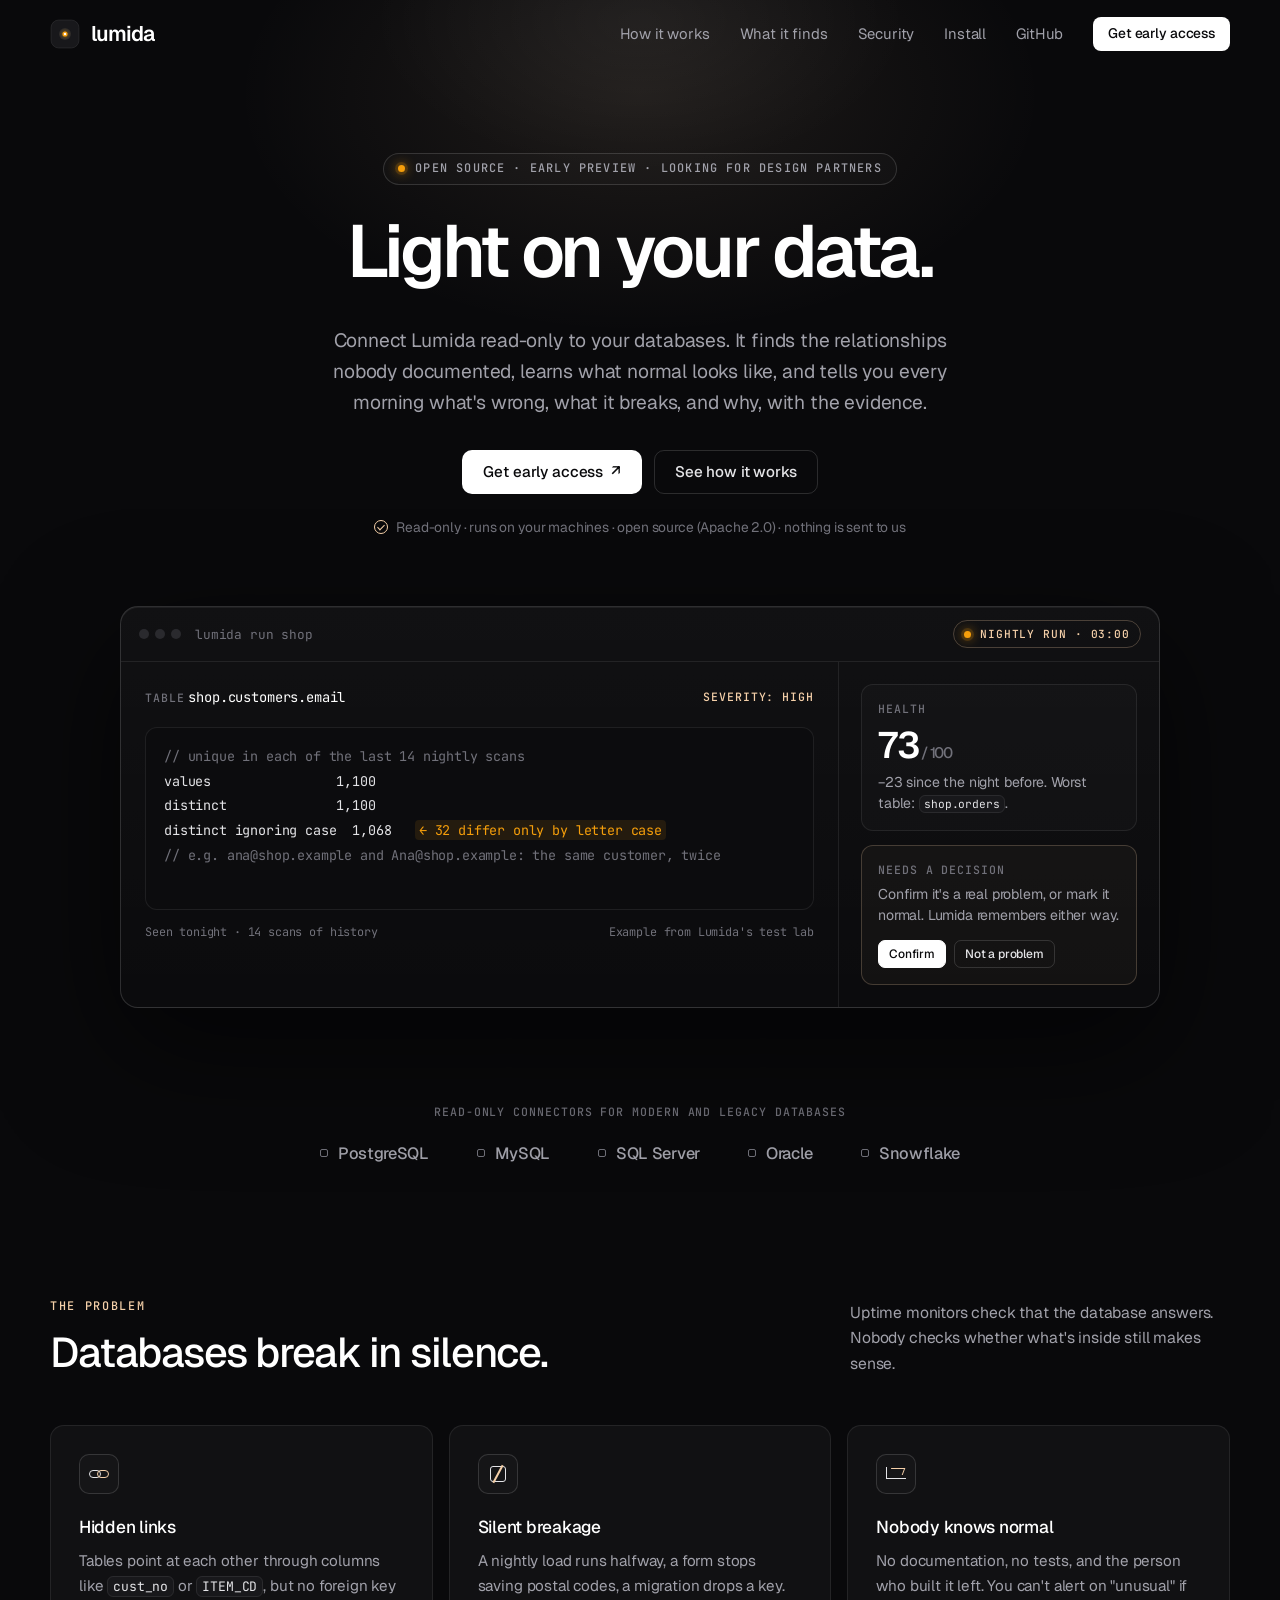
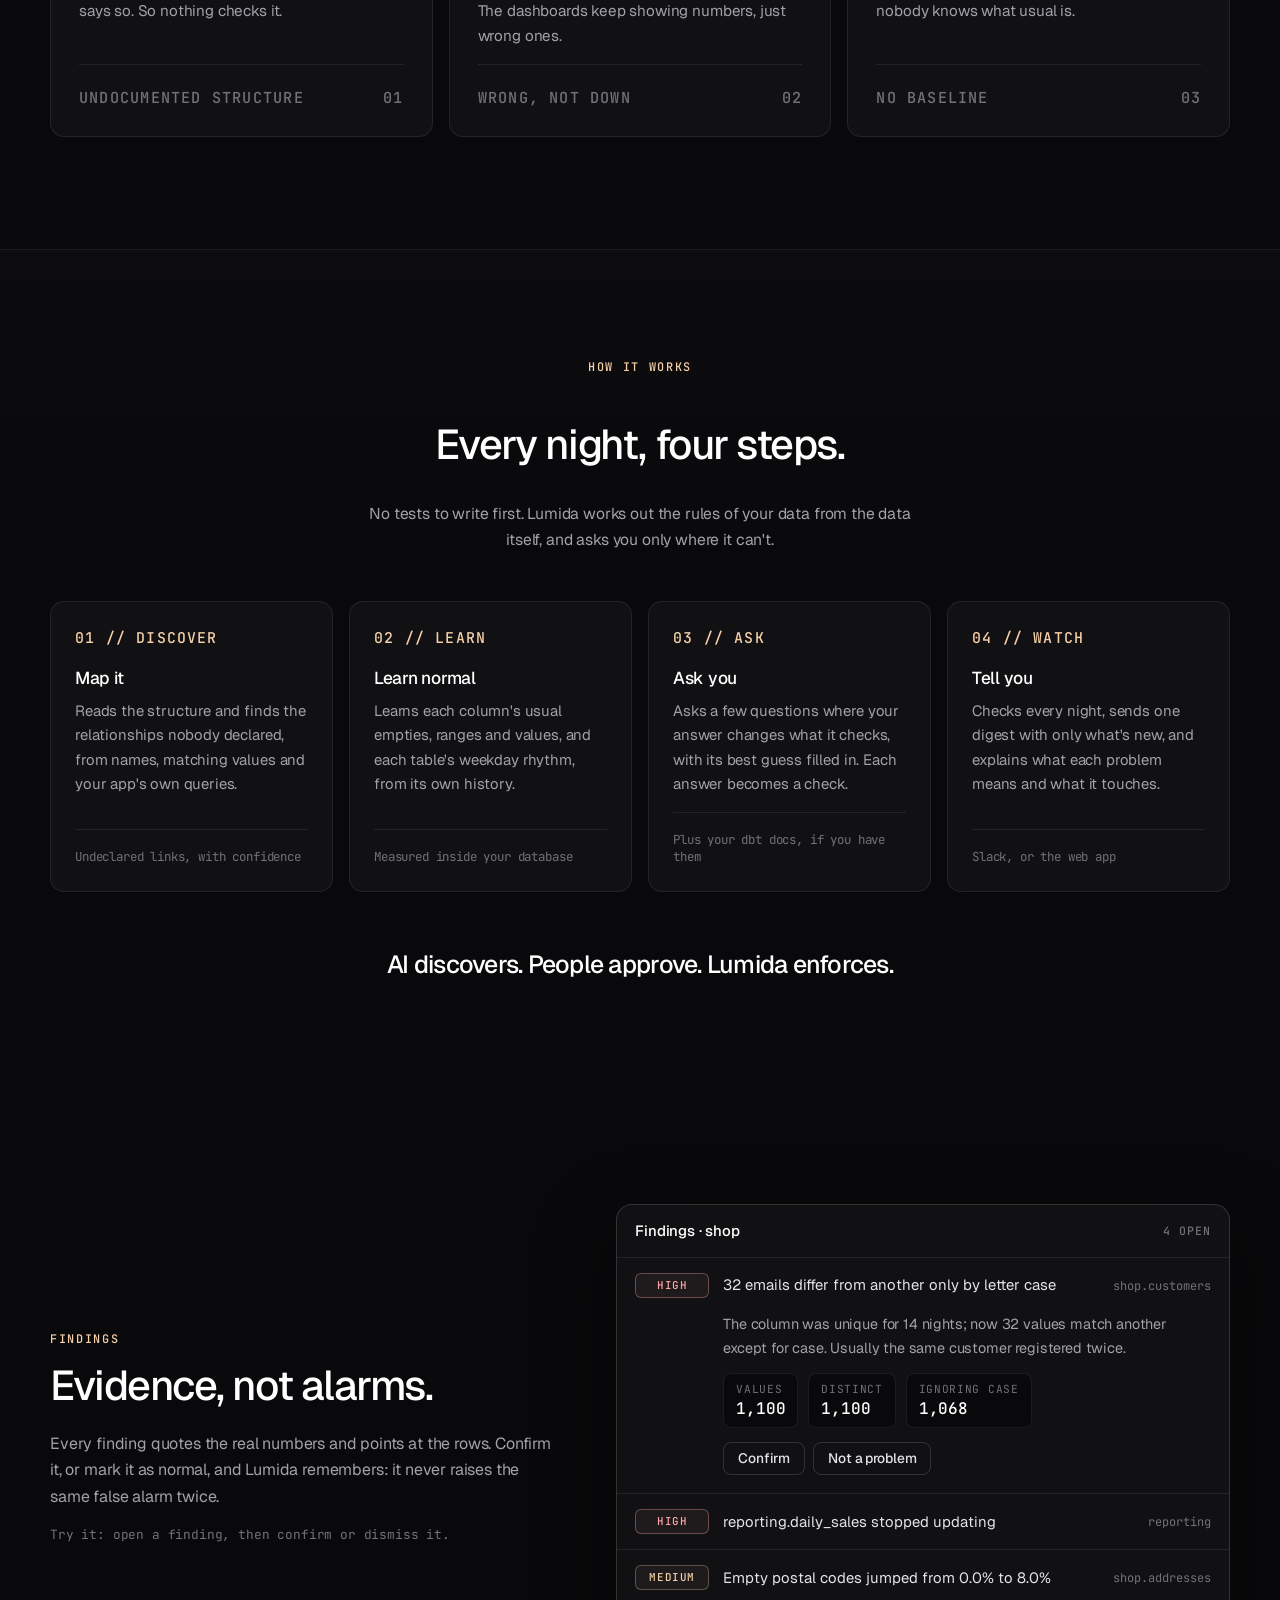
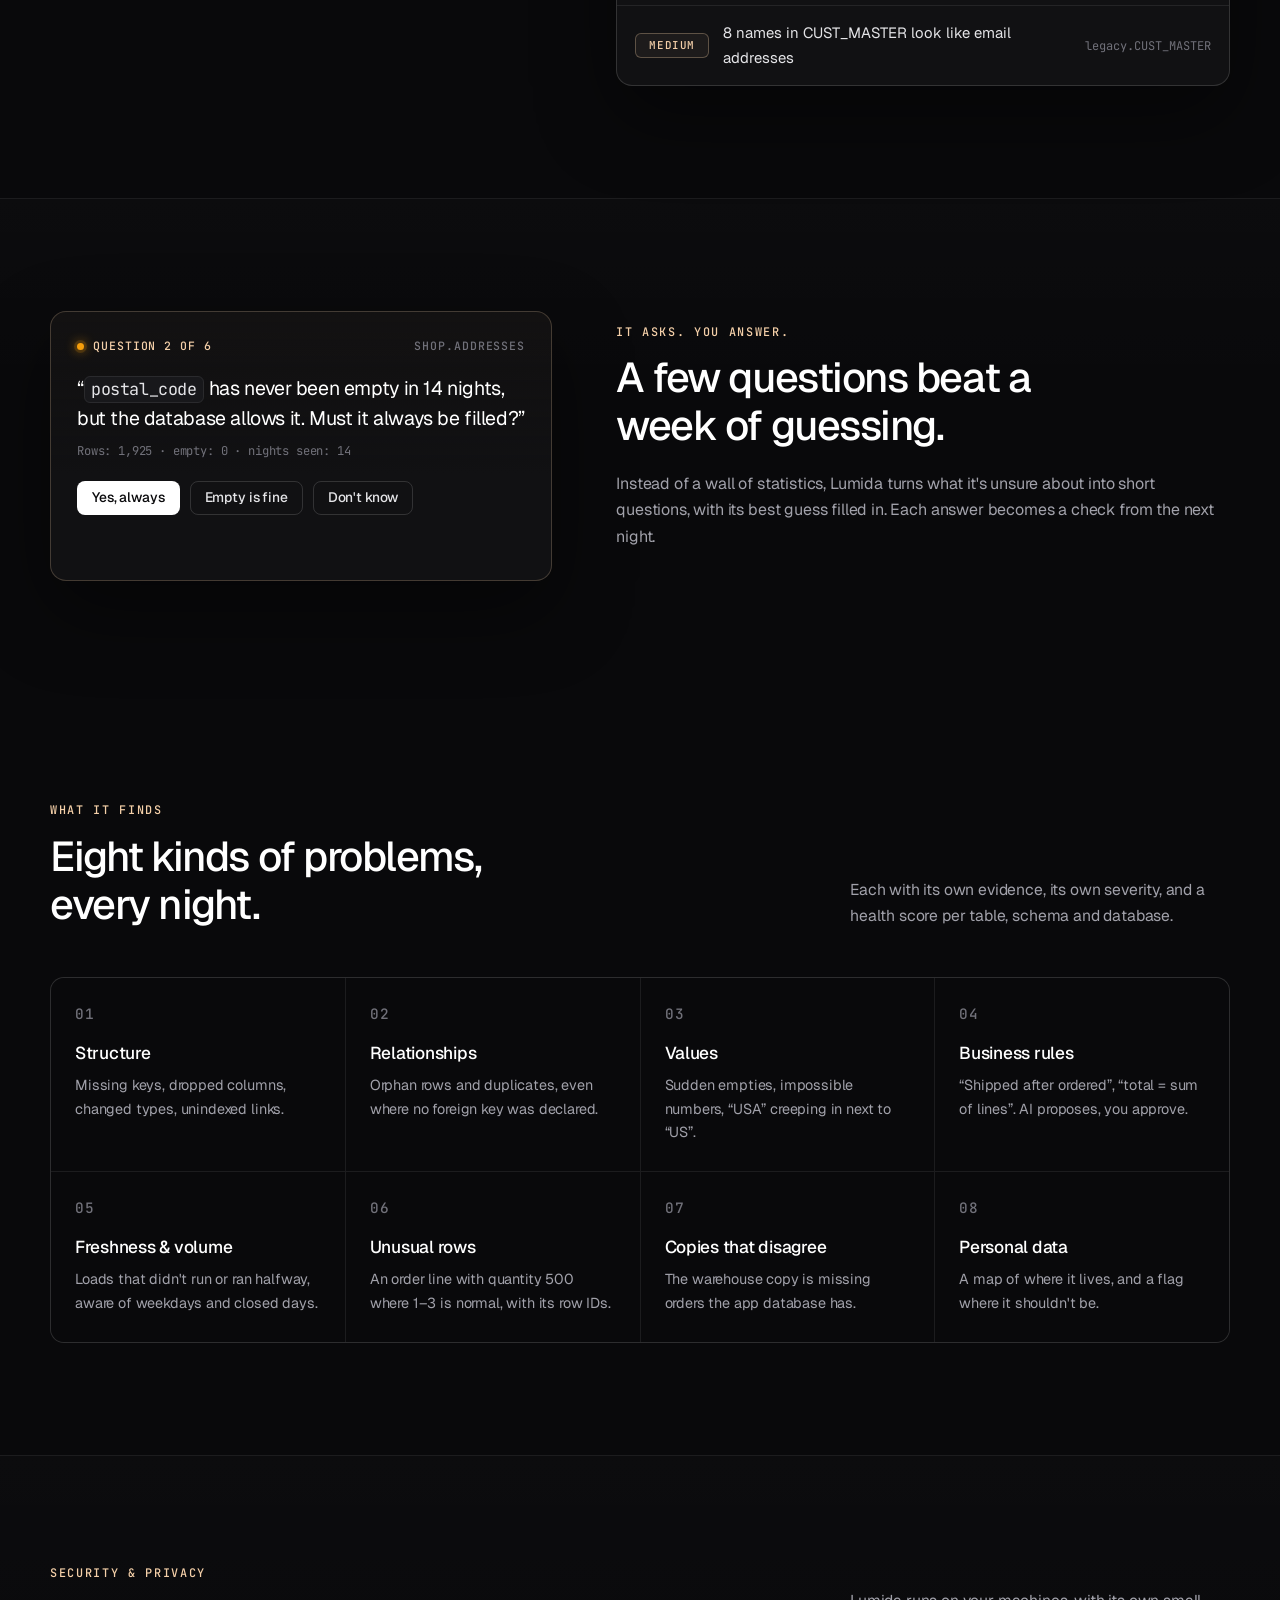
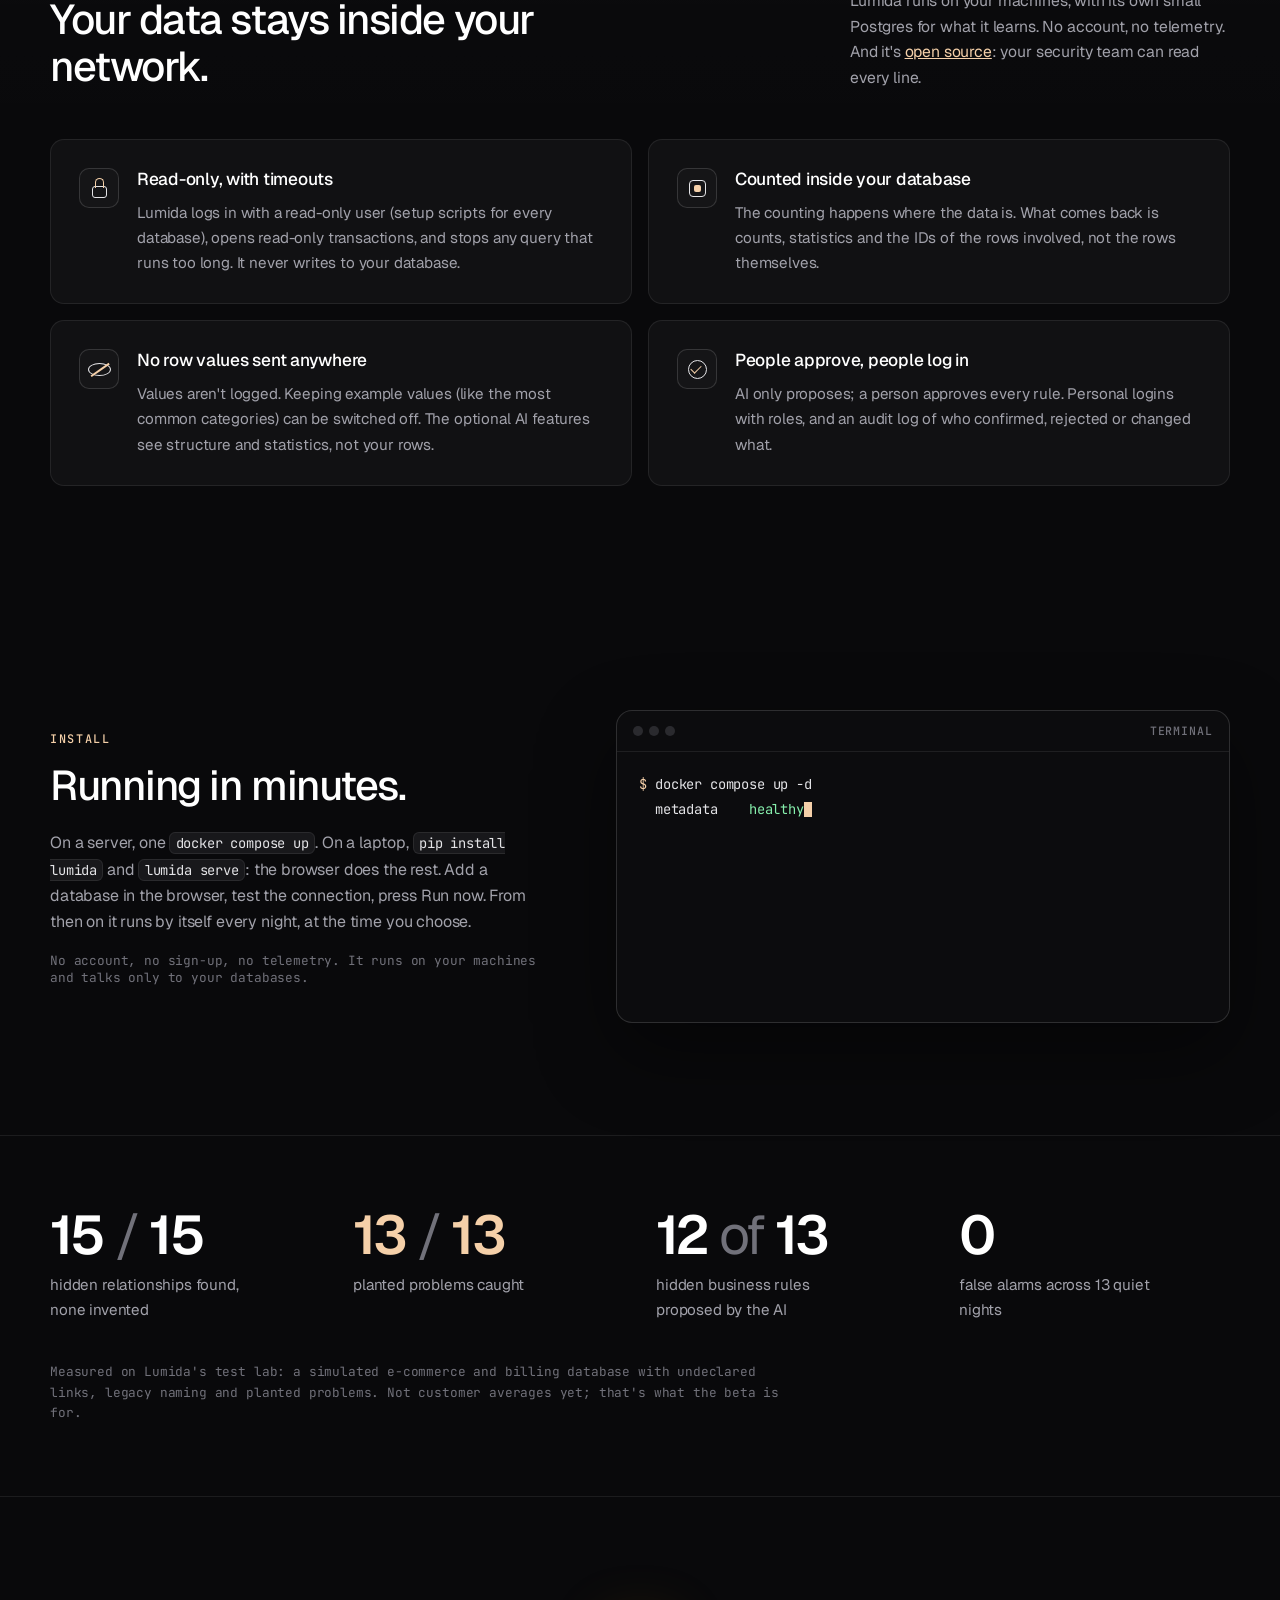
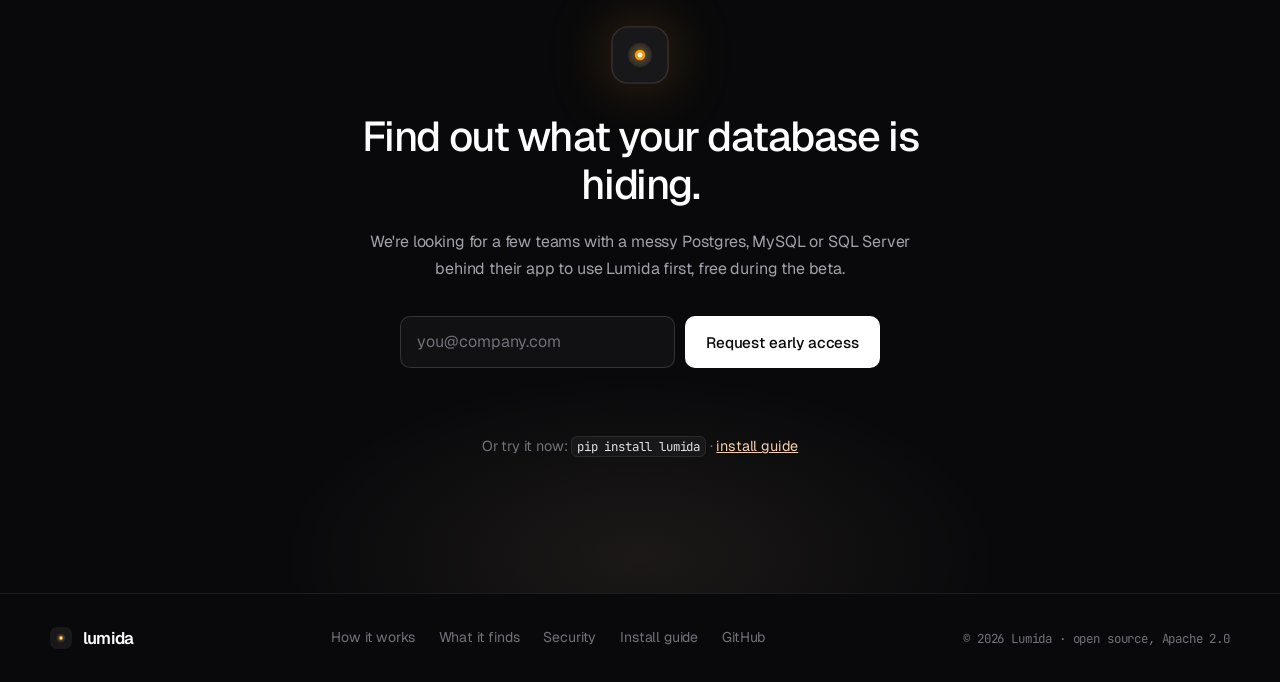
<file: website/index.html>
<!doctype html>
<html lang="en" class="no-js">
<head>
  <meta charset="utf-8">
  <meta name="viewport" content="width=device-width, initial-scale=1">
  <title>Lumida — Light on your data</title>
  <meta name="description" content="Lumida connects read-only to your databases, learns what normal looks like, and tells you every morning what's wrong, what it breaks, and why, with evidence. Self-hosted.">
  <meta name="color-scheme" content="dark">
  <link rel="icon" href="assets/favicon.svg" type="image/svg+xml">
  <link rel="preconnect" href="https://fonts.googleapis.com">
  <link rel="preconnect" href="https://fonts.gstatic.com" crossorigin>
  <link href="https://fonts.googleapis.com/css2?family=Geist:wght@400;500;600&family=JetBrains+Mono:wght@400;500&display=swap" rel="stylesheet">
  <link rel="stylesheet" href="styles.css">
</head>
<body>
  <a class="skip" href="#main">Skip to content</a>

  <header class="nav" id="top">
    <div class="wrap nav__inner">
      <a class="brand" href="#top" aria-label="Lumida home">
        <img src="assets/mark.svg" alt="" width="30" height="30">
        <span class="wordmark">lumida</span>
      </a>
      <button class="nav__toggle" aria-expanded="false" aria-controls="nav-links" aria-label="Menu">
        <span></span><span></span>
      </button>
      <nav id="nav-links" class="nav__links" aria-label="Main">
        <a href="#how">How it works</a>
        <a href="#finds">What it finds</a>
        <a href="#security">Security</a>
        <a href="#run">Install</a>
        <a href="https://github.com/Rohan708/Lumida" rel="noopener">GitHub</a>
        <a class="btn btn--light btn--small" href="#early-access">Get early access</a>
      </nav>
    </div>
  </header>

  <main id="main">
    <!-- Hero -------------------------------------------------------------------------------- -->
    <section class="hero">
      <div class="glow" aria-hidden="true"></div>
      <div class="wrap hero__inner">
        <p class="pill"><span class="pill__dot"></span>Open source · early preview · looking for design partners</p>
        <h1>Light on your data.</h1>
        <p class="lede">Connect Lumida read-only to your databases. It finds the relationships nobody documented, learns what normal looks like, and tells you every morning what's wrong, what it breaks, and why, with the evidence.</p>
        <div class="hero__actions">
          <a class="btn btn--light" href="#early-access">Get early access <span aria-hidden="true">↗</span></a>
          <a class="btn btn--ghost" href="#how">See how it works</a>
        </div>
        <p class="hero__note"><span class="check" aria-hidden="true"></span>Read-only · runs on your machines · open source (Apache 2.0) · nothing is sent to us</p>

        <figure class="console reveal" aria-label="Example: a nightly run on Lumida's test database finds near-duplicate customers">
          <div class="console__bar">
            <span class="dots" aria-hidden="true"><i></i><i></i><i></i></span>
            <span class="console__path">lumida run shop</span>
            <span class="console__live"><span class="pill__dot"></span>nightly run · 03:00</span>
          </div>
          <div class="console__grid">
            <div class="console__main">
              <div class="console__head">
                <span><span class="label">Table</span> <code>shop.customers.email</code></span>
                <span class="label label--warm">Severity: high</span>
              </div>
              <pre class="console__code" id="console-code"><code><span class="c">// unique in each of the last 14 nightly scans</span>
values                1,100
distinct              1,100
distinct ignoring case  1,068   <span class="mark">← 32 differ only by letter case</span>
<span class="c">// e.g. ana@shop.example and Ana@shop.example: the same customer, twice</span>
check: duplicate_values   evidence: counted inside the database</code></pre>
              <div class="console__foot"><span>Seen tonight · 14 scans of history</span><span>Example from Lumida's test lab</span></div>
            </div>
            <div class="console__side">
              <div class="mini">
                <p class="label">Health</p>
                <p class="mini__n">73<small> / 100</small></p>
                <p class="mini__t">−23 since the night before. Worst table: <code>shop.orders</code>.</p>
              </div>
              <div class="mini mini--warm">
                <p class="label">Needs a decision</p>
                <p class="mini__t">Confirm it's a real problem, or mark it normal. Lumida remembers either way.</p>
                <div class="mini__actions"><span class="tag tag--light">Confirm</span><span class="tag">Not a problem</span></div>
              </div>
            </div>
          </div>
        </figure>
      </div>
    </section>

    <!-- Works with -------------------------------------------------------------------------- -->
    <section class="works" aria-label="Supported databases">
      <div class="wrap">
        <p class="label label--center">Read-only connectors for modern and legacy databases</p>
        <ul class="works__list">
          <li>PostgreSQL</li><li>MySQL</li><li>SQL Server</li><li>Oracle</li><li>Snowflake</li>
        </ul>
      </div>
    </section>

    <!-- Problem ----------------------------------------------------------------------------- -->
    <section class="section">
      <div class="wrap">
        <div class="section__head">
          <div>
            <p class="eyebrow">The problem</p>
            <h2 class="reveal">Databases break in silence.</h2>
          </div>
          <p class="section__aside">Uptime monitors check that the database answers. Nobody checks whether what's inside still makes sense.</p>
        </div>
        <div class="cards cards--3">
          <article class="card reveal">
            <span class="icon icon--link" aria-hidden="true"></span>
            <h3>Hidden links</h3>
            <p>Tables point at each other through columns like <code>cust_no</code> or <code>ITEM_CD</code>, but no foreign key says so. So nothing checks it.</p>
            <p class="card__tag"><span>Undocumented structure</span><span>01</span></p>
          </article>
          <article class="card reveal">
            <span class="icon icon--crack" aria-hidden="true"></span>
            <h3>Silent breakage</h3>
            <p>A nightly load runs halfway, a form stops saving postal codes, a migration drops a key. The dashboards keep showing numbers, just wrong ones.</p>
            <p class="card__tag"><span>Wrong, not down</span><span>02</span></p>
          </article>
          <article class="card reveal">
            <span class="icon icon--wave" aria-hidden="true"></span>
            <h3>Nobody knows normal</h3>
            <p>No documentation, no tests, and the person who built it left. You can't alert on "unusual" if nobody knows what usual is.</p>
            <p class="card__tag"><span>No baseline</span><span>03</span></p>
          </article>
        </div>
      </div>
    </section>

    <!-- How it works ------------------------------------------------------------------------ -->
    <section class="section section--line" id="how">
      <div class="wrap">
        <div class="section__head section__head--center">
          <p class="eyebrow">How it works</p>
          <h2 class="reveal">Every night, four steps.</h2>
          <p class="section__aside">No tests to write first. Lumida works out the rules of your data from the data itself, and asks you only where it can't.</p>
        </div>
        <ol class="steps">
          <li class="step reveal"><p class="label">01 // Discover</p><h3>Map it</h3><p>Reads the structure and finds the relationships nobody declared, from names, matching values and your app's own queries.</p><p class="step__foot">Undeclared links, with confidence</p></li>
          <li class="step reveal"><p class="label">02 // Learn</p><h3>Learn normal</h3><p>Learns each column's usual empties, ranges and values, and each table's weekday rhythm, from its own history.</p><p class="step__foot">Measured inside your database</p></li>
          <li class="step reveal"><p class="label">03 // Ask</p><h3>Ask you</h3><p>Asks a few questions where your answer changes what it checks, with its best guess filled in. Each answer becomes a check.</p><p class="step__foot">Plus your dbt docs, if you have them</p></li>
          <li class="step reveal"><p class="label">04 // Watch</p><h3>Tell you</h3><p>Checks every night, sends one digest with only what's new, and explains what each problem means and what it touches.</p><p class="step__foot">Slack, or the web app</p></li>
        </ol>
        <p class="motto reveal">AI discovers. People approve. Lumida enforces.</p>
      </div>
    </section>

    <!-- Findings ---------------------------------------------------------------------------- -->
    <section class="section">
      <div class="wrap split">
        <div class="split__copy">
          <p class="eyebrow">Findings</p>
          <h2 class="reveal">Evidence, not alarms.</h2>
          <p>Every finding quotes the real numbers and points at the rows. Confirm it, or mark it as normal, and Lumida remembers: it never raises the same false alarm twice.</p>
          <p class="muted-note">Try it: open a finding, then confirm or dismiss it.</p>
        </div>
        <div class="inbox reveal" aria-label="Example findings">
          <div class="inbox__head"><span>Findings · shop</span><span class="label">4 open</span></div>
          <ul class="inbox__list" id="inbox">
            <li class="finding">
              <button class="finding__row" aria-expanded="true">
                <span class="sev sev--high">high</span>
                <span class="finding__title">32 emails differ from another only by letter case</span>
                <span class="finding__where">shop.customers</span>
              </button>
              <div class="finding__body">
                <p>The column was unique for 14 nights; now 32 values match another except for case. Usually the same customer registered twice.</p>
                <dl class="evidence"><div><dt>values</dt><dd>1,100</dd></div><div><dt>distinct</dt><dd>1,100</dd></div><div><dt>ignoring case</dt><dd>1,068</dd></div></dl>
                <div class="finding__actions"><button class="btn btn--small btn--ghost" data-act="confirm">Confirm</button><button class="btn btn--small btn--ghost" data-act="dismiss">Not a problem</button></div>
              </div>
            </li>
            <li class="finding">
              <button class="finding__row" aria-expanded="false">
                <span class="sev sev--high">high</span>
                <span class="finding__title">reporting.daily_sales stopped updating</span>
                <span class="finding__where">reporting</span>
              </button>
              <div class="finding__body" hidden>
                <p>Updated every night for 14 nights, and not since 2026-03-15. The nightly load probably didn't run.</p>
                <div class="finding__actions"><button class="btn btn--small btn--ghost" data-act="confirm">Confirm</button><button class="btn btn--small btn--ghost" data-act="dismiss">Not a problem</button></div>
              </div>
            </li>
            <li class="finding">
              <button class="finding__row" aria-expanded="false">
                <span class="sev sev--medium">medium</span>
                <span class="finding__title">Empty postal codes jumped from 0.0% to 8.0%</span>
                <span class="finding__where">shop.addresses</span>
              </button>
              <div class="finding__body" hidden>
                <p>154 of 1,925 rows are now empty; it was 0.0% for 14 nights.</p>
                <div class="finding__actions"><button class="btn btn--small btn--ghost" data-act="confirm">Confirm</button><button class="btn btn--small btn--ghost" data-act="dismiss">Not a problem</button></div>
              </div>
            </li>
            <li class="finding">
              <button class="finding__row" aria-expanded="false">
                <span class="sev sev--medium">medium</span>
                <span class="finding__title">8 names in CUST_MASTER look like email addresses</span>
                <span class="finding__where">legacy.CUST_MASTER</span>
              </button>
              <div class="finding__body" hidden>
                <p>Personal data where the column's name doesn't say so. Counted inside the database; no value was read out.</p>
                <div class="finding__actions"><button class="btn btn--small btn--ghost" data-act="confirm">Confirm</button><button class="btn btn--small btn--ghost" data-act="dismiss">Not a problem</button></div>
              </div>
            </li>
          </ul>
        </div>
      </div>
    </section>

    <!-- It asks ----------------------------------------------------------------------------- -->
    <section class="section section--line">
      <div class="wrap split split--reverse">
        <div class="split__copy">
          <p class="eyebrow">It asks. You answer.</p>
          <h2 class="reveal">A few questions beat a week of guessing.</h2>
          <p>Instead of a wall of statistics, Lumida turns what it's unsure about into short questions, with its best guess filled in. Each answer becomes a check from the next night.</p>
        </div>
        <div class="ask reveal" id="ask">
          <div class="ask__head"><span class="label label--warm"><span class="pill__dot"></span>Question 2 of 6</span><span class="label">shop.addresses</span></div>
          <p class="ask__q">“<code>postal_code</code> has never been empty in 14 nights, but the database allows it. Must it always be filled?”</p>
          <p class="ask__meta">Rows: 1,925 · empty: 0 · nights seen: 14</p>
          <div class="ask__answers">
            <button class="btn btn--light btn--small" data-answer="yes">Yes, always</button>
            <button class="btn btn--ghost btn--small" data-answer="no">Empty is fine</button>
            <button class="btn btn--ghost btn--small" data-answer="skip">Don't know</button>
          </div>
          <p class="ask__result" aria-live="polite"></p>
        </div>
      </div>
    </section>

    <!-- Eight kinds ------------------------------------------------------------------------- -->
    <section class="section" id="finds">
      <div class="wrap">
        <div class="section__head">
          <div>
            <p class="eyebrow">What it finds</p>
            <h2 class="reveal">Eight kinds of problems, every night.</h2>
          </div>
          <p class="section__aside">Each with its own evidence, its own severity, and a health score per table, schema and database.</p>
        </div>
        <div class="kinds">
          <article class="kind reveal"><p class="label">01</p><h3>Structure</h3><p>Missing keys, dropped columns, changed types, unindexed links.</p></article>
          <article class="kind reveal"><p class="label">02</p><h3>Relationships</h3><p>Orphan rows and duplicates, even where no foreign key was declared.</p></article>
          <article class="kind reveal"><p class="label">03</p><h3>Values</h3><p>Sudden empties, impossible numbers, “USA” creeping in next to “US”.</p></article>
          <article class="kind reveal"><p class="label">04</p><h3>Business rules</h3><p>“Shipped after ordered”, “total = sum of lines”. AI proposes, you approve.</p></article>
          <article class="kind reveal"><p class="label">05</p><h3>Freshness &amp; volume</h3><p>Loads that didn't run or ran halfway, aware of weekdays and closed days.</p></article>
          <article class="kind reveal"><p class="label">06</p><h3>Unusual rows</h3><p>An order line with quantity 500 where 1–3 is normal, with its row IDs.</p></article>
          <article class="kind reveal"><p class="label">07</p><h3>Copies that disagree</h3><p>The warehouse copy is missing orders the app database has.</p></article>
          <article class="kind reveal"><p class="label">08</p><h3>Personal data</h3><p>A map of where it lives, and a flag where it shouldn't be.</p></article>
        </div>
      </div>
    </section>

    <!-- Security ---------------------------------------------------------------------------- -->
    <section class="section section--line" id="security">
      <div class="wrap">
        <div class="section__head">
          <div>
            <p class="eyebrow">Security &amp; privacy</p>
            <h2 class="reveal">Your data stays inside your network.</h2>
          </div>
          <p class="section__aside">Lumida runs on your machines, with its own small Postgres for what it learns. No account, no telemetry. And it's <a href="https://github.com/Rohan708/Lumida" rel="noopener">open source</a>: your security team can read every line.</p>
        </div>
        <div class="cards cards--2">
          <article class="card card--row reveal">
            <span class="icon icon--lock" aria-hidden="true"></span>
            <div><h3>Read-only, with timeouts</h3><p>Lumida logs in with a read-only user (setup scripts for every database), opens read-only transactions, and stops any query that runs too long. It never writes to your database.</p></div>
          </article>
          <article class="card card--row reveal">
            <span class="icon icon--chip" aria-hidden="true"></span>
            <div><h3>Counted inside your database</h3><p>The counting happens where the data is. What comes back is counts, statistics and the IDs of the rows involved, not the rows themselves.</p></div>
          </article>
          <article class="card card--row reveal">
            <span class="icon icon--eye" aria-hidden="true"></span>
            <div><h3>No row values sent anywhere</h3><p>Values aren't logged. Keeping example values (like the most common categories) can be switched off. The optional AI features see structure and statistics, not your rows.</p></div>
          </article>
          <article class="card card--row reveal">
            <span class="icon icon--box" aria-hidden="true"></span>
            <div><h3>People approve, people log in</h3><p>AI only proposes; a person approves every rule. Personal logins with roles, and an audit log of who confirmed, rejected or changed what.</p></div>
          </article>
        </div>
      </div>
    </section>

    <!-- Run it ------------------------------------------------------------------------------ -->
    <section class="section" id="run">
      <div class="wrap split">
        <div class="split__copy">
          <p class="eyebrow">Install</p>
          <h2 class="reveal">Running in minutes.</h2>
          <p>On a server, one <code>docker compose up</code>. On a laptop, <code>pip install lumida</code> and <code>lumida serve</code>: the browser does the rest. Add a database in the browser, test the connection, press Run now. From then on it runs by itself every night, at the time you choose.</p>
          <p class="muted-note">No account, no sign-up, no telemetry. It runs on your machines and talks only to your databases.</p>
        </div>
        <div class="terminal reveal" aria-label="Example terminal output">
          <div class="terminal__bar"><span class="dots" aria-hidden="true"><i></i><i></i><i></i></span><span class="label">terminal</span></div>
          <pre class="terminal__body" id="terminal"><code>$ docker compose up -d
  metadata    healthy
  lumida      healthy   web app on 127.0.0.1:8000
$ lumida run shop
  scan        ok   15 tables
  discover    ok   15 relationships (11 undeclared)
  rules       ok   22 rules checked
  detect      ok   19 new findings
  health      74 / 100
  alert       ok   1 digest sent</code></pre>
        </div>
      </div>
    </section>

    <!-- Proof ------------------------------------------------------------------------------- -->
    <section class="proof" aria-label="Results on Lumida's test lab">
      <div class="wrap">
        <div class="stats">
          <div class="stat reveal"><span class="stat__n">15<span class="slash"> / </span>15</span><span class="stat__l">hidden relationships found, none invented</span></div>
          <div class="stat reveal"><span class="stat__n stat__n--warm">13<span class="slash"> / </span>13</span><span class="stat__l">planted problems caught</span></div>
          <div class="stat reveal"><span class="stat__n">12<span class="slash"> of </span>13</span><span class="stat__l">hidden business rules proposed by the AI</span></div>
          <div class="stat reveal"><span class="stat__n">0</span><span class="stat__l">false alarms across 13 quiet nights</span></div>
        </div>
        <p class="proof__note">Measured on Lumida's test lab: a simulated e-commerce and billing database with undeclared links, legacy naming and planted problems. Not customer averages yet; that's what the beta is for.</p>
      </div>
    </section>

    <!-- Early access ------------------------------------------------------------------------ -->
    <section class="cta" id="early-access">
      <div class="glow glow--low" aria-hidden="true"></div>
      <div class="wrap cta__inner">
        <img class="cta__mark" src="assets/mark.svg" alt="" width="60" height="60">
        <h2>Find out what your database is hiding.</h2>
        <p>We're looking for a few teams with a messy Postgres, MySQL or SQL Server behind their app to use Lumida first, free during the beta.</p>
        <!-- Netlify Forms collects these when the site is hosted on Netlify (no backend). -->
        <form class="signup" id="signup" name="early-access" method="POST" data-netlify="true" netlify-honeypot="company_url" novalidate>
          <input type="hidden" name="form-name" value="early-access">
          <p class="visually-hidden"><label>Leave this empty: <input name="company_url" tabindex="-1" autocomplete="off"></label></p>
          <label class="visually-hidden" for="email">Work email</label>
          <input id="email" name="email" type="email" placeholder="you@company.com" autocomplete="email" required>
          <button class="btn btn--light" type="submit">Request early access</button>
        </form>
        <p class="signup__msg" id="signup-msg" aria-live="polite"></p>
        <p class="cta__alt">Or try it now: <code>pip install lumida</code> · <a href="https://github.com/Rohan708/Lumida/blob/main/docs/setup/install.md" rel="noopener">install guide</a></p>
      </div>
    </section>
  </main>

  <footer class="footer">
    <div class="wrap footer__inner">
      <a class="brand" href="#top" aria-label="Lumida home">
        <img src="assets/mark.svg" alt="" width="22" height="22">
        <span class="wordmark wordmark--small">lumida</span>
      </a>
      <nav class="footer__links" aria-label="Footer">
        <a href="#how">How it works</a>
        <a href="#finds">What it finds</a>
        <a href="#security">Security</a>
        <a href="https://github.com/Rohan708/Lumida/blob/main/docs/setup/install.md" rel="noopener">Install guide</a>
        <a href="https://github.com/Rohan708/Lumida" rel="noopener">GitHub</a>
      </nav>
      <p class="footer__copy">© <span id="year">2026</span> Lumida · open source, Apache 2.0</p>
    </div>
  </footer>

  <script src="main.js" defer></script>
</body>
</html>
</file>
<file: website/styles.css>
/* Lumida, "Light on your data." Luminous Void: a deep graphite canvas, white type, one
   restrained champagne light. Hairline borders, monospace labels, no clutter. */

:root {
  --bg: #09090b;
  --surface: #111113;
  --surface-2: #18181b;
  --surface-3: #202023;
  --line: rgba(255, 255, 255, 0.08);
  --line-2: rgba(255, 255, 255, 0.14);
  --white: #ffffff;
  --text: #e4e4e7;
  --muted: #a1a1aa;
  --dim: #71717a;
  --champagne: #f5d0a9;
  --amber: #f59e0b;
  --amber-glow: rgba(245, 158, 11, 0.16);
  --coral: #fca5a5;
  --radius: 14px;
  --wrap: 1180px;
  --font: "Geist", "Inter", system-ui, -apple-system, "Segoe UI", sans-serif;
  --mono: "JetBrains Mono", ui-monospace, "Cascadia Code", Consolas, monospace;
  color-scheme: dark;
}

*, *::before, *::after { box-sizing: border-box; }
html { scroll-behavior: smooth; -webkit-text-size-adjust: 100%; }
body {
  margin: 0;
  background: var(--bg);
  color: var(--muted);
  font: 400 16px/1.65 var(--font);
  letter-spacing: -0.01em;
  -webkit-font-smoothing: antialiased;
  overflow-x: hidden;
}
img { display: block; max-width: 100%; }
a { color: inherit; }
code { font-family: var(--mono); font-size: 0.86em; color: var(--text); background: var(--surface-2); border: 1px solid var(--line); padding: 0.08em 0.38em; border-radius: 6px; }
h1, h2, h3 { color: var(--white); font-weight: 500; margin: 0 0 0.5em; }
h1 { font-size: clamp(2.6rem, 6.4vw, 4.6rem); line-height: 1.04; font-weight: 600; letter-spacing: -0.045em; }
h2 { font-size: clamp(1.8rem, 3.6vw, 2.6rem); line-height: 1.15; letter-spacing: -0.035em; }
h3 { font-size: 1.08rem; line-height: 1.35; letter-spacing: -0.015em; }
p { margin: 0 0 1em; }

.wrap { width: min(var(--wrap), 100% - 40px); margin-inline: auto; }
.visually-hidden { position: absolute; width: 1px; height: 1px; overflow: hidden; clip: rect(0 0 0 0); white-space: nowrap; }
.skip { position: absolute; left: -999px; top: 8px; background: var(--white); color: var(--bg); padding: 8px 12px; border-radius: 8px; z-index: 100; }
.skip:focus { left: 8px; }
:focus-visible { outline: 2px solid var(--champagne); outline-offset: 3px; border-radius: 6px; }

.label { font: 500 0.72rem/1.4 var(--mono); text-transform: uppercase; letter-spacing: 0.08em; color: var(--dim); margin: 0; }
.label--warm { color: var(--champagne); }
.label--center { text-align: center; }
.eyebrow { font: 500 0.74rem/1 var(--mono); text-transform: uppercase; letter-spacing: 0.14em; color: var(--champagne); margin-bottom: 1rem; }

/* Buttons ---------------------------------------------------------------------------- */
.btn {
  display: inline-flex; align-items: center; justify-content: center; gap: 8px;
  font: 500 0.95rem/1 var(--font); letter-spacing: -0.01em;
  padding: 13px 20px; border-radius: 10px; border: 1px solid transparent;
  text-decoration: none; cursor: pointer;
  transition: background 0.2s ease, border-color 0.2s ease, box-shadow 0.25s ease, transform 0.15s ease;
}
.btn--light { background: var(--white); color: #09090b; }
.btn--light:hover { box-shadow: 0 0 0 4px rgba(255, 255, 255, 0.08), 0 10px 30px rgba(255, 255, 255, 0.08); transform: translateY(-1px); }
.btn--ghost { background: transparent; color: var(--text); border-color: var(--line-2); }
.btn--ghost:hover { border-color: rgba(255, 255, 255, 0.3); background: rgba(255, 255, 255, 0.03); }
.btn--small { padding: 9px 14px; font-size: 0.86rem; border-radius: 8px; }

.pill { display: inline-flex; align-items: center; gap: 10px; font: 500 0.74rem/1 var(--mono); text-transform: uppercase; letter-spacing: 0.1em; color: var(--muted); border: 1px solid var(--line-2); background: rgba(255, 255, 255, 0.02); padding: 9px 14px; border-radius: 999px; margin: 0 0 28px; }
.pill__dot { display: inline-block; width: 7px; height: 7px; border-radius: 50%; background: var(--amber); box-shadow: 0 0 0 3px var(--amber-glow), 0 0 12px var(--amber); flex: none; }

/* Navigation ------------------------------------------------------------------------- */
.nav { position: sticky; top: 0; z-index: 20; border-bottom: 1px solid transparent; transition: background 0.25s ease, border-color 0.25s ease; }
.nav.is-scrolled { background: rgba(9, 9, 11, 0.82); backdrop-filter: blur(14px); -webkit-backdrop-filter: blur(14px); border-bottom-color: var(--line); }
.nav__inner { display: flex; align-items: center; justify-content: space-between; height: 68px; }
.brand { display: inline-flex; align-items: center; gap: 11px; text-decoration: none; }
.wordmark { font: 600 1.32rem/1 var(--font); letter-spacing: -0.045em; color: var(--white); }
.wordmark--small { font-size: 1.05rem; }
.nav__links { display: flex; align-items: center; gap: 30px; }
.nav__links a:not(.btn) { color: var(--muted); text-decoration: none; font-size: 0.93rem; transition: color 0.15s ease; }
.nav__links a:not(.btn):hover { color: var(--white); }
.nav__toggle { display: none; width: 40px; height: 40px; border: 1px solid var(--line-2); border-radius: 10px; background: transparent; cursor: pointer; flex-direction: column; align-items: center; justify-content: center; gap: 5px; }
.nav__toggle span { display: block; width: 16px; height: 1.5px; background: var(--text); transition: transform 0.2s ease; }
.nav__toggle[aria-expanded="true"] span:first-child { transform: translateY(3.25px) rotate(45deg); }
.nav__toggle[aria-expanded="true"] span:last-child { transform: translateY(-3.25px) rotate(-45deg); }

/* Hero ------------------------------------------------------------------------------- */
.hero { position: relative; padding: 84px 0 40px; text-align: center; }
.glow { position: absolute; inset: -160px 0 auto; height: 620px; pointer-events: none; background: radial-gradient(ellipse 45% 55% at 50% 30%, rgba(245, 208, 169, 0.09), transparent 70%), radial-gradient(ellipse 30% 35% at 50% 18%, rgba(255, 255, 255, 0.05), transparent 70%); }
.glow--low { inset: auto 0 -120px; height: 520px; background: radial-gradient(ellipse 40% 50% at 50% 70%, rgba(245, 208, 169, 0.08), transparent 70%); }
.hero__inner { position: relative; }
.lede { font-size: clamp(1.05rem, 1.6vw, 1.2rem); line-height: 1.6; color: var(--muted); max-width: 640px; margin: 0 auto 32px; }
.hero__actions { display: flex; gap: 12px; justify-content: center; flex-wrap: wrap; }
.hero__note { margin: 22px 0 0; font-size: 0.86rem; color: var(--dim); display: inline-flex; align-items: center; gap: 8px; }
.check { width: 14px; height: 14px; border-radius: 50%; border: 1px solid var(--champagne); position: relative; flex: none; }
.check::after { content: ""; position: absolute; left: 4px; top: 2px; width: 4px; height: 7px; border: solid var(--champagne); border-width: 0 1.5px 1.5px 0; transform: rotate(45deg); }

/* The console in the hero ----------------------------------------------------------- */
.console { margin: 64px auto 0; max-width: 1040px; text-align: left; border: 1px solid var(--line-2); border-radius: 18px; background: linear-gradient(180deg, rgba(255, 255, 255, 0.035), rgba(255, 255, 255, 0.01)); box-shadow: 0 40px 120px rgba(0, 0, 0, 0.6), inset 0 1px 0 rgba(255, 255, 255, 0.06); overflow: hidden; }
.console__bar { display: flex; align-items: center; gap: 14px; padding: 13px 18px; border-bottom: 1px solid var(--line); }
.dots { display: inline-flex; gap: 6px; }
.dots i { width: 10px; height: 10px; border-radius: 50%; background: #2a2a2e; }
.console__path { font: 400 0.8rem var(--mono); color: var(--dim); }
.console__live { margin-left: auto; display: inline-flex; align-items: center; gap: 9px; font: 500 0.7rem var(--mono); text-transform: uppercase; letter-spacing: 0.08em; color: var(--champagne); border: 1px solid rgba(245, 208, 169, 0.25); padding: 6px 10px; border-radius: 999px; }
.console__grid { display: grid; grid-template-columns: 1fr 320px; }
.console__main { padding: 22px 24px; border-right: 1px solid var(--line); min-width: 0; }
.console__head { display: flex; justify-content: space-between; align-items: center; gap: 12px; flex-wrap: wrap; margin-bottom: 16px; }
.console__head code { background: none; border: 0; padding: 0; color: var(--white); }
.console__code { margin: 0; font: 400 0.84rem/1.85 var(--mono); color: var(--text); background: #0c0c0e; border: 1px solid var(--line); border-radius: 12px; padding: 16px 18px; overflow-x: auto; white-space: pre; }
.console__code code { background: none; border: 0; padding: 0; font-size: inherit; }
.console__code .c { color: var(--dim); }
.console__code .mark { color: var(--amber); background: rgba(245, 158, 11, 0.1); border-radius: 4px; padding: 1px 4px; }
.console__code .line { display: block; opacity: 0; transform: translateY(4px); transition: opacity 0.4s ease, transform 0.4s ease; }
.console__code .line.is-shown { opacity: 1; transform: none; }
.console__foot { display: flex; justify-content: space-between; gap: 12px; flex-wrap: wrap; margin-top: 14px; font: 400 0.74rem var(--mono); color: var(--dim); }
.console__side { padding: 22px; display: grid; gap: 14px; align-content: start; }
.mini { border: 1px solid var(--line); border-radius: 12px; padding: 16px; background: rgba(255, 255, 255, 0.02); }
.mini--warm { border-color: rgba(245, 208, 169, 0.22); background: rgba(245, 208, 169, 0.035); }
.mini__n { font: 600 2.3rem/1.1 var(--font); letter-spacing: -0.04em; color: var(--white); margin: 8px 0 6px; }
.mini__n small { font-size: 0.95rem; color: var(--dim); font-weight: 500; }
.mini__t { font-size: 0.88rem; line-height: 1.5; margin: 6px 0 0; }
.mini__t code { font-size: 0.8em; }
.mini__actions { display: flex; gap: 8px; margin-top: 14px; flex-wrap: wrap; }
.tag { font: 500 0.75rem/1 var(--font); padding: 7px 10px; border-radius: 7px; border: 1px solid var(--line-2); color: var(--text); }
.tag--light { background: var(--white); color: #09090b; border-color: var(--white); }

/* Works with ------------------------------------------------------------------------- */
.works { padding: 56px 0 24px; }
.works__list { list-style: none; display: flex; justify-content: center; flex-wrap: wrap; gap: 14px 48px; margin: 22px 0 0; padding: 0; }
.works__list li { font: 500 1.02rem var(--font); letter-spacing: -0.02em; color: var(--muted); display: inline-flex; align-items: center; gap: 10px; }
.works__list li::before { content: ""; width: 8px; height: 8px; border-radius: 2px; border: 1px solid var(--dim); }

/* Sections --------------------------------------------------------------------------- */
.section { padding: 112px 0; }
.section--line { border-top: 1px solid var(--line); background: linear-gradient(180deg, rgba(255, 255, 255, 0.012), transparent 40%); }
.section__head { display: flex; justify-content: space-between; align-items: flex-end; gap: 32px; margin-bottom: 48px; flex-wrap: wrap; }
.section__head h2 { margin: 0; max-width: 18ch; }
.section__head--center { flex-direction: column; align-items: center; text-align: center; }
.section__head--center h2 { max-width: none; }
.section__aside { max-width: 380px; margin: 0; font-size: 0.98rem; }
.section__head--center .section__aside { max-width: 560px; }

.cards { display: grid; gap: 16px; }
.cards--3 { grid-template-columns: repeat(3, 1fr); }
.cards--2 { grid-template-columns: repeat(2, 1fr); }
.card { position: relative; border: 1px solid var(--line); border-radius: var(--radius); background: var(--surface); padding: 28px; display: flex; flex-direction: column; transition: border-color 0.25s ease, background 0.25s ease; }
.card:hover { border-color: var(--line-2); background: #141416; }
.card p { font-size: 0.95rem; }
.card__tag { margin: auto 0 0; padding-top: 22px; border-top: 1px solid var(--line); display: flex; justify-content: space-between; font: 500 0.72rem var(--mono); text-transform: uppercase; letter-spacing: 0.08em; color: var(--dim); }
.card--row { flex-direction: row; gap: 18px; align-items: flex-start; }
.card--row p { margin: 0; }

/* Small line icons, drawn in CSS so the page needs no icon font. */
.icon { width: 40px; height: 40px; border: 1px solid var(--line-2); border-radius: 10px; margin-bottom: 22px; position: relative; flex: none; background: rgba(255, 255, 255, 0.02); }
.card--row .icon { margin: 0; }
.icon::before, .icon::after { content: ""; position: absolute; }
.icon--link::before { left: 9px; top: 15px; width: 12px; height: 8px; border: 1.5px solid var(--text); border-radius: 5px; }
.icon--link::after { right: 9px; top: 15px; width: 12px; height: 8px; border: 1.5px solid var(--champagne); border-radius: 5px; }
.icon--crack::before { left: 11px; top: 11px; width: 16px; height: 16px; border: 1.5px solid var(--text); border-radius: 3px; }
.icon--crack::after { left: 18px; top: 9px; width: 2px; height: 20px; background: var(--champagne); transform: rotate(28deg); }
.icon--wave::before { left: 9px; top: 12px; width: 20px; height: 12px; border-bottom: 1.5px solid var(--text); border-left: 1.5px solid var(--text); }
.icon--wave::after { left: 13px; top: 13px; width: 14px; height: 7px; border-top: 1.5px solid var(--champagne); border-right: 1.5px solid var(--champagne); transform: skewX(-20deg); }
.icon--lock::before { left: 12px; top: 17px; width: 15px; height: 12px; border: 1.5px solid var(--text); border-radius: 3px; }
.icon--lock::after { left: 15px; top: 9px; width: 9px; height: 10px; border: 1.5px solid var(--champagne); border-bottom: 0; border-radius: 6px 6px 0 0; }
.icon--chip::before { left: 11px; top: 11px; width: 17px; height: 17px; border: 1.5px solid var(--text); border-radius: 4px; }
.icon--chip::after { left: 16px; top: 16px; width: 7px; height: 7px; background: var(--champagne); border-radius: 2px; }
.icon--eye::before { left: 8px; top: 13px; width: 23px; height: 13px; border: 1.5px solid var(--text); border-radius: 50%; }
.icon--eye::after { left: 9px; top: 19px; width: 22px; height: 1.5px; background: var(--champagne); transform: rotate(-35deg); }
.icon--box::before { left: 10px; top: 10px; width: 19px; height: 19px; border: 1.5px solid var(--text); border-radius: 50%; }
.icon--box::after { left: 15px; top: 13px; width: 6px; height: 10px; border: solid var(--champagne); border-width: 0 1.5px 1.5px 0; transform: rotate(45deg); }

/* Steps ------------------------------------------------------------------------------ */
.steps { list-style: none; margin: 0; padding: 0; display: grid; grid-template-columns: repeat(4, 1fr); gap: 16px; }
.step { border: 1px solid var(--line); border-radius: var(--radius); background: var(--surface); padding: 26px 24px; display: flex; flex-direction: column; }
.step .label { color: var(--champagne); margin-bottom: 18px; }
.step p { font-size: 0.93rem; }
.step__foot { margin: auto 0 0 !important; padding-top: 18px; border-top: 1px solid var(--line); font: 400 0.78rem var(--mono) !important; color: var(--dim); }
.motto { text-align: center; margin: 56px 0 0; font: 500 clamp(1.2rem, 2.2vw, 1.55rem) var(--font); letter-spacing: -0.03em; color: var(--white); }

/* Split ------------------------------------------------------------------------------ */
.split { display: grid; grid-template-columns: 0.9fr 1.1fr; gap: 64px; align-items: center; }
.split--reverse .split__copy { order: 2; }
.split__copy h2 { max-width: 16ch; }
.muted-note { font: 400 0.8rem var(--mono); color: var(--dim); }

/* Inbox ------------------------------------------------------------------------------ */
.inbox { border: 1px solid var(--line-2); border-radius: 16px; background: var(--surface); overflow: hidden; box-shadow: 0 30px 80px rgba(0, 0, 0, 0.45); }
.inbox__head { display: flex; justify-content: space-between; align-items: center; padding: 14px 18px; border-bottom: 1px solid var(--line); color: var(--white); font-weight: 500; font-size: 0.93rem; }
.inbox__list { list-style: none; margin: 0; padding: 0; }
.finding + .finding { border-top: 1px solid var(--line); }
.finding__row { width: 100%; display: grid; grid-template-columns: 74px 1fr auto; gap: 14px; align-items: center; padding: 15px 18px; background: none; border: 0; color: var(--text); font: inherit; font-size: 0.93rem; text-align: left; cursor: pointer; }
.finding__row:hover { background: rgba(255, 255, 255, 0.02); }
.finding__where { font: 400 0.75rem var(--mono); color: var(--dim); }
.finding__body { padding: 0 18px 18px 106px; font-size: 0.9rem; }
.finding__body p { margin-bottom: 12px; }
.finding.is-done .finding__title { color: var(--dim); text-decoration: line-through; text-decoration-color: var(--dim); }
.finding__actions { display: flex; gap: 8px; flex-wrap: wrap; font: 400 0.82rem var(--mono); color: var(--champagne); }
.sev { font: 500 0.68rem/1 var(--mono); text-transform: uppercase; letter-spacing: 0.06em; padding: 6px 8px; border-radius: 6px; text-align: center; border: 1px solid; }
.sev--high { color: var(--coral); border-color: rgba(252, 165, 165, 0.35); background: rgba(252, 165, 165, 0.06); }
.sev--medium { color: var(--champagne); border-color: rgba(245, 208, 169, 0.3); background: rgba(245, 208, 169, 0.05); }
.evidence { display: flex; gap: 10px; margin: 0 0 14px; flex-wrap: wrap; }
.evidence div { border: 1px solid var(--line); border-radius: 8px; padding: 8px 12px; background: var(--bg); }
.evidence dt { font: 400 0.7rem var(--mono); color: var(--dim); text-transform: uppercase; letter-spacing: 0.06em; }
.evidence dd { margin: 2px 0 0; color: var(--white); font: 500 1rem var(--mono); }

/* Ask -------------------------------------------------------------------------------- */
.ask { border: 1px solid rgba(245, 208, 169, 0.22); border-radius: 16px; background: linear-gradient(180deg, rgba(245, 208, 169, 0.04), var(--surface) 60%); padding: 26px; box-shadow: 0 30px 80px rgba(0, 0, 0, 0.45); }
.ask__head { display: flex; justify-content: space-between; gap: 12px; flex-wrap: wrap; margin-bottom: 20px; }
.ask__head .label--warm { display: inline-flex; align-items: center; gap: 9px; }
.ask__q { color: var(--white); font-size: 1.22rem; line-height: 1.5; letter-spacing: -0.02em; margin-bottom: 10px; }
.ask__meta { font: 400 0.76rem var(--mono); color: var(--dim); margin-bottom: 22px; }
.ask__answers { display: flex; gap: 10px; flex-wrap: wrap; }
.ask__result { margin: 18px 0 0; min-height: 1.6em; font: 400 0.84rem/1.6 var(--mono); color: var(--champagne); }

/* Kinds ------------------------------------------------------------------------------ */
.kinds { display: grid; grid-template-columns: repeat(4, 1fr); border: 1px solid var(--line); border-radius: var(--radius); overflow: hidden; background: var(--line); gap: 1px; }
.kind { background: var(--bg); padding: 26px 24px; transition: background 0.25s ease; }
.kind:hover { background: var(--surface); }
.kind .label { margin-bottom: 18px; }
.kind p { font-size: 0.9rem; margin: 0; }

/* Terminal --------------------------------------------------------------------------- */
.terminal { border: 1px solid var(--line-2); border-radius: 16px; background: #0c0c0e; overflow: hidden; box-shadow: 0 30px 80px rgba(0, 0, 0, 0.45); }
.terminal__bar { display: flex; align-items: center; justify-content: space-between; padding: 12px 16px; border-bottom: 1px solid var(--line); }
.terminal__body { margin: 0; padding: 20px 22px; font: 400 0.86rem/1.85 var(--mono); color: var(--text); overflow-x: auto; min-height: 270px; }
.terminal__body code { background: none; border: 0; padding: 0; font-size: inherit; }
.terminal .prompt { color: var(--champagne); margin-right: 8px; }
.terminal .ok { color: #86efac; }
.caret { display: inline-block; width: 8px; height: 1.1em; vertical-align: -0.2em; background: var(--champagne); animation: blink 1s steps(1) infinite; }
@keyframes blink { 50% { opacity: 0; } }

/* Proof ------------------------------------------------------------------------------ */
.proof { border-top: 1px solid var(--line); border-bottom: 1px solid var(--line); padding: 72px 0; }
.stats { display: grid; grid-template-columns: repeat(4, 1fr); gap: 32px; }
.stat { display: flex; flex-direction: column; gap: 10px; }
.stat__n { font: 600 clamp(2.4rem, 4.4vw, 3.4rem)/1 var(--font); letter-spacing: -0.05em; color: var(--white); }
.stat__n--warm { color: var(--champagne); }
.slash { color: var(--dim); font-weight: 400; }
.stat__l { font-size: 0.95rem; color: var(--muted); max-width: 22ch; }
.proof__note { margin: 40px 0 0; font: 400 0.8rem/1.6 var(--mono); color: var(--dim); max-width: 760px; }

/* Call to action --------------------------------------------------------------------- */
.cta { position: relative; padding: 128px 0 120px; text-align: center; overflow: hidden; }
.cta__inner { position: relative; display: flex; flex-direction: column; align-items: center; }
.cta__mark { margin-bottom: 28px; filter: drop-shadow(0 0 30px rgba(245, 158, 11, 0.25)); }
.cta h2 { max-width: 20ch; }
.cta p { max-width: 560px; }
.signup { display: flex; gap: 10px; margin-top: 18px; width: min(480px, 100%); }
.signup input { flex: 1; min-width: 0; font: inherit; color: var(--white); background: var(--surface); border: 1px solid var(--line-2); border-radius: 10px; padding: 12px 16px; }
.signup input::placeholder { color: var(--dim); }
.signup input:focus { outline: none; border-color: var(--champagne); }
.signup__msg { min-height: 1.6em; margin-top: 14px; font: 400 0.84rem var(--mono); color: var(--champagne); }
.signup__msg.is-error { color: var(--coral); }

/* Footer ----------------------------------------------------------------------------- */
.footer { border-top: 1px solid var(--line); padding: 32px 0; }
.footer__inner { display: flex; align-items: center; justify-content: space-between; gap: 20px; flex-wrap: wrap; }
.footer__links { display: flex; gap: 24px; }
.footer__links a { color: var(--dim); text-decoration: none; font-size: 0.88rem; }
.footer__links a:hover { color: var(--white); }
.footer__copy { margin: 0; font: 400 0.78rem var(--mono); color: var(--dim); }

/* Reveal on scroll (only when JavaScript runs) -------------------------------------- */
.reveal { transition: opacity 0.7s ease, transform 0.7s ease; }
html:not(.no-js) .reveal:not(.is-visible) { opacity: 0; transform: translateY(14px); }

/* Responsive ------------------------------------------------------------------------- */
@media (max-width: 1000px) {
  .steps, .kinds { grid-template-columns: repeat(2, 1fr); }
  .stats { grid-template-columns: repeat(2, 1fr); }
  .console__grid { grid-template-columns: 1fr; }
  .console__main { border-right: 0; border-bottom: 1px solid var(--line); }
  .console__side { grid-template-columns: 1fr 1fr; }
}
@media (max-width: 860px) {
  .nav__toggle { display: inline-flex; }
  .nav__links { position: absolute; top: 68px; left: 0; right: 0; flex-direction: column; align-items: stretch; gap: 0; padding: 8px 20px 20px; background: rgba(9, 9, 11, 0.96); backdrop-filter: blur(14px); -webkit-backdrop-filter: blur(14px); border-bottom: 1px solid var(--line); display: none; }
  .nav__links.is-open { display: flex; }
  .nav__links a:not(.btn) { padding: 13px 0; border-bottom: 1px solid var(--line); }
  .nav__links .btn { margin-top: 14px; }
  .cards--3, .cards--2 { grid-template-columns: 1fr; }
  .split { grid-template-columns: 1fr; gap: 36px; }
  .split--reverse .split__copy { order: 0; }
  .section { padding: 84px 0; }
  .section__head { margin-bottom: 36px; }
}
@media (max-width: 600px) {
  .wrap { width: calc(100% - 32px); }
  .hero { padding-top: 56px; }
  .steps, .kinds, .stats { grid-template-columns: 1fr; }
  .console__side { grid-template-columns: 1fr; }
  .console__main, .console__side { padding: 16px; }
  .console__code { font-size: 0.74rem; padding: 12px; }
  .finding__row { grid-template-columns: 66px 1fr; }
  .finding__where { grid-column: 2; }
  .finding__body { padding-left: 18px; }
  .card--row { flex-direction: column; }
  .signup { flex-direction: column; }
  .works__list { gap: 12px 28px; }
  .pill { font-size: 0.64rem; letter-spacing: 0.06em; padding: 8px 12px; }
  .console__path { display: none; }
  .console__live { font-size: 0.62rem; }
}
@media (prefers-reduced-motion: reduce) {
  html { scroll-behavior: auto; }
  .reveal, .console__code .line { transition: none; }
  .caret { animation: none; }
}

.cta__alt { margin-top: 18px; font-size: 0.9rem; color: var(--dim); }
.cta__alt a, .section__aside a { color: var(--champagne); }
</file>
